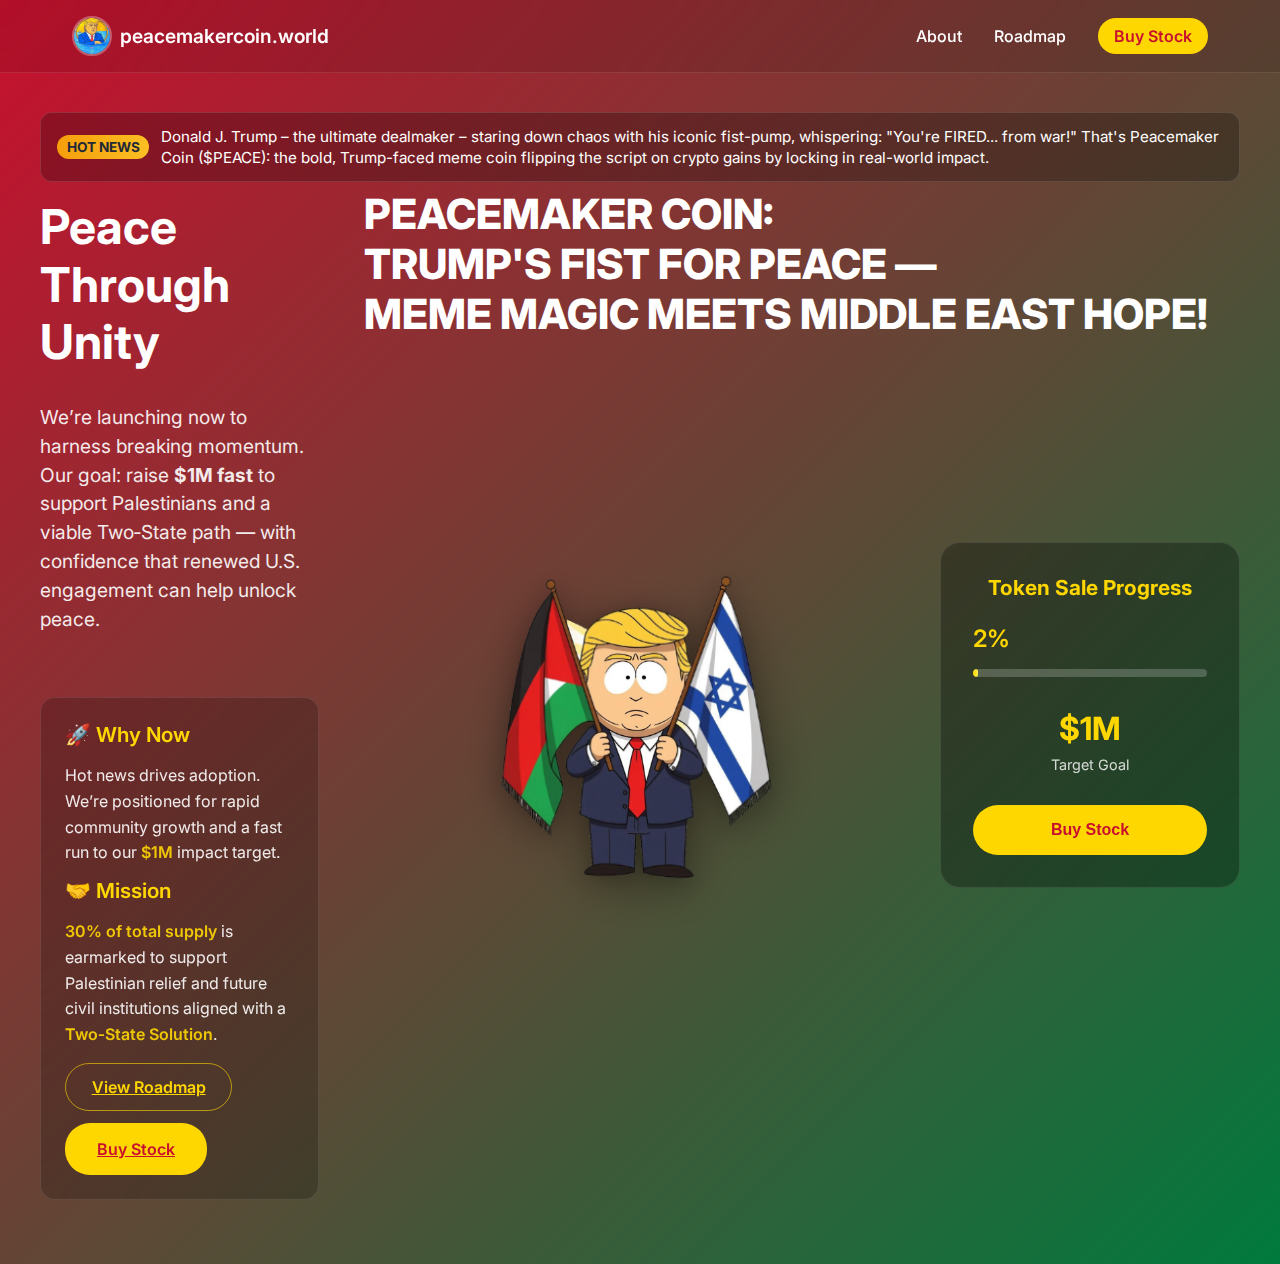
<file: index.html>
<!DOCTYPE html>
<html lang="en">
<head>
    <meta charset="UTF-8">
    <meta name="viewport" content="width=device-width, initial-scale=1.0">
    <title>Peacemaker Coin - Uniting Communities Through Cryptocurrency</title>
    <link rel="stylesheet" href="styles.css">
    <link href="https://fonts.googleapis.com/css2?family=Inter:wght@400;500;600;700&display=swap" rel="stylesheet">
</head>
<body>
    <header class="header">
        <nav class="nav">
            <div class="nav-brand">
                <div class="logo">
                    <img src="icon.jpeg" alt="Peacemaker Coin Icon" class="logo-icon">
                    <span class="logo-text">peacemakercoin.world</span>
                </div>
            </div>
            <div class="nav-links">
                <a href="#about" class="nav-link">About</a>
                <a href="roadmap.html" class="nav-link">Roadmap</a>
                <a href="#buy" class="nav-link buy-btn">Buy Stock</a>
            </div>
        </nav>
    </header>

    <main class="main">
        <div class="news-banner">
            <span class="news-badge">HOT NEWS</span>
            <div class="news-text">
                Donald J. Trump – the ultimate dealmaker – staring down chaos with his iconic fist-pump, whispering: "You're FIRED... from war!" That's Peacemaker Coin ($PEACE): the bold, Trump-faced meme coin flipping the script on crypto gains by locking in real-world impact.
            </div>
        </div>
        <section class="hero">
            <div class="hero-content">
                <div class="hero-left">
                    <h1 class="hero-title">Peace Through Unity</h1>
                    <p class="hero-subtitle">We’re launching now to harness breaking momentum. Our goal: raise <strong>$1M fast</strong> to support Palestinians and a viable Two‑State path — with confidence that renewed U.S. engagement can help unlock peace.</p>
                    <div class="token-info">
                        <h3>🚀 Why Now</h3>
                        <p>Hot news drives adoption. We’re positioned for rapid community growth and a fast run to our <strong>$1M</strong> impact target.</p>
                        <h3>🤝 Mission</h3>
                        <p><strong>30% of total supply</strong> is earmarked to support Palestinian relief and future civil institutions aligned with a <strong>Two‑State Solution</strong>.</p>
                        <div class="cta-row">
                            <a href="roadmap.html" class="secondary-button">View Roadmap</a>
                            <a href="#buy" class="buy-button" style="width:auto;">Buy Stock</a>
                        </div>
                    </div>
                </div>

                <div class="hero-center">
                <div class="mega-title">PEACEMAKER COIN:<br>Trump's Fist for Peace —<br>Meme Magic Meets Middle East Hope!</div>
                    <div class="character-container">
                        <div class="character-image-wrapper">
                            <img src="trump1.png" alt="Trump Character" class="character-image">
                        </div>
                    </div>
                </div>

                <div class="hero-right">
                    <div class="donation-card">
                        <div class="card-header">
                            <h3>Token Sale Progress</h3>
                        </div>
                        <div class="progress-section">
                            <div class="progress-stats">
                                <span class="progress-percentage">2%</span>
                            </div>
                            <div class="progress-bar">
                                <div class="progress-fill" style="width: 2%"></div>
                            </div>
                        </div>
                        <div class="donation-info">
                            <div class="donation-amount">$1M</div>
                            <div class="donation-label">Target Goal</div>
                        </div>
                        <button class="buy-button">Buy Stock</button>
                    </div>
                </div>
            </div>
        </section>
    </main>

    <script src="script.js"></script>
</body>
</html>
</file>
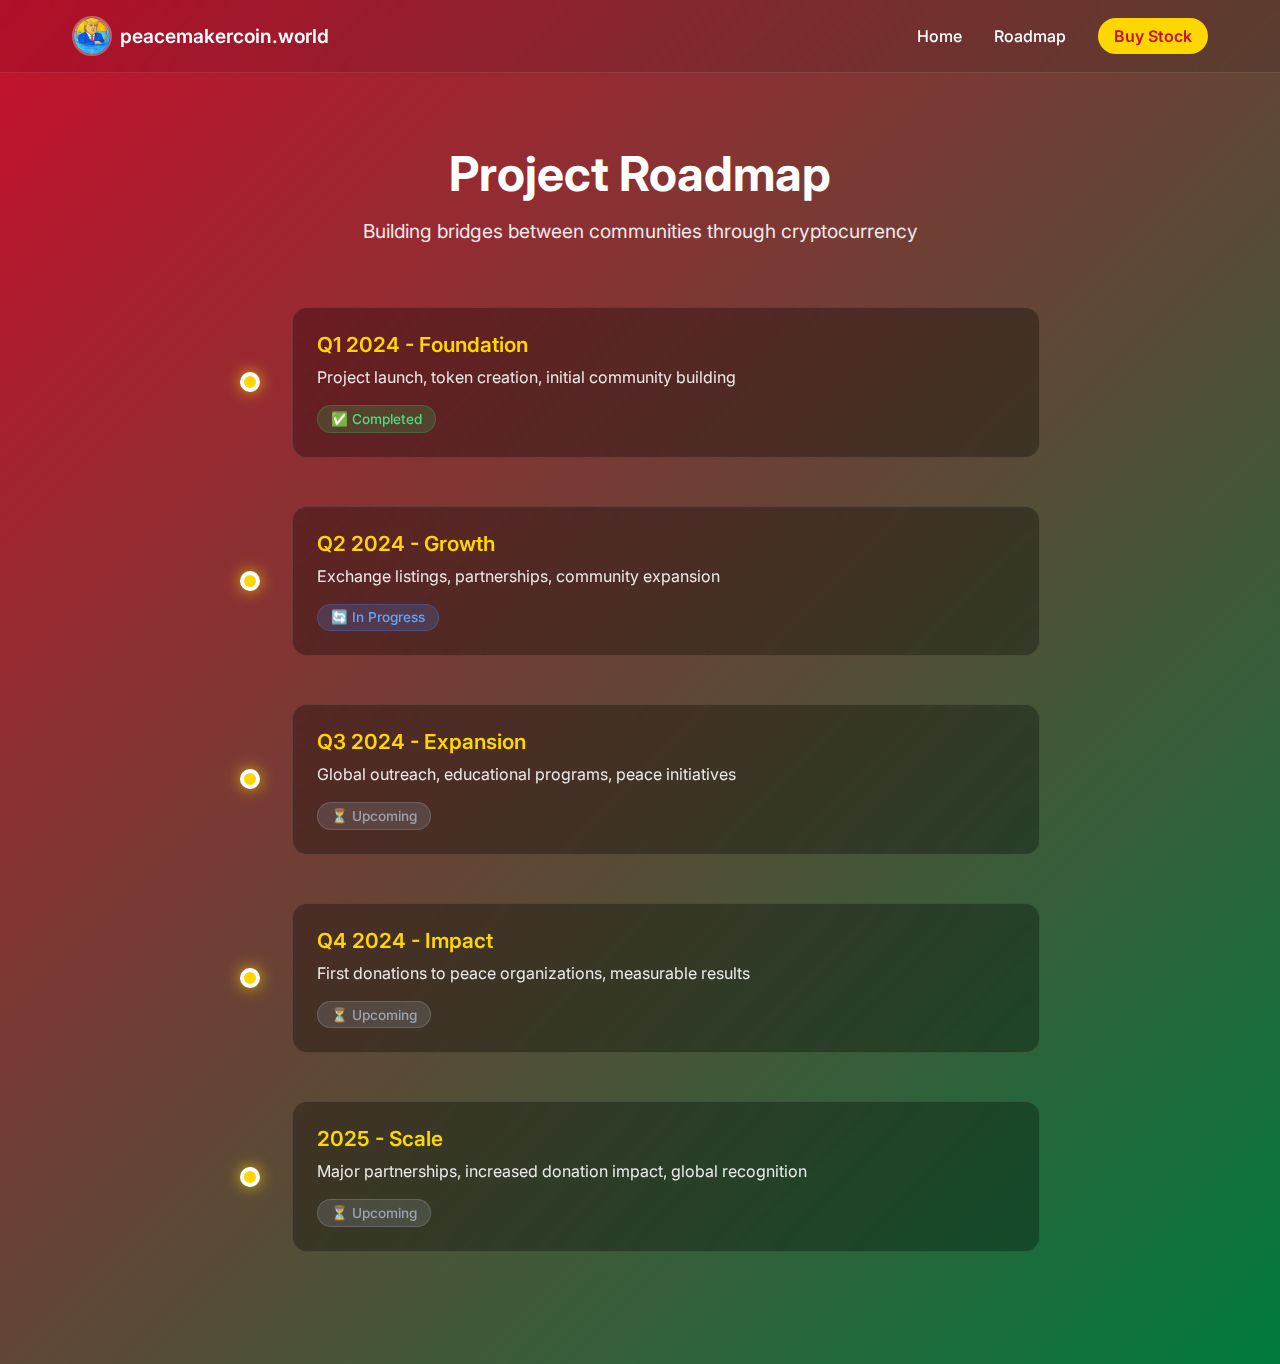
<file: roadmap.html>
<!DOCTYPE html>
<html lang="en">
<head>
    <meta charset="UTF-8">
    <meta name="viewport" content="width=device-width, initial-scale=1.0">
    <title>Roadmap - Peacemaker Coin</title>
    <link rel="stylesheet" href="styles.css">
    <link href="https://fonts.googleapis.com/css2?family=Inter:wght@400;500;600;700&display=swap" rel="stylesheet">
</head>
<body>
    <header class="header">
        <nav class="nav">
            <div class="nav-brand">
                <div class="logo">
                    <img src="icon.jpeg" alt="Peacemaker Coin Icon" class="logo-icon">
                    <span class="logo-text">peacemakercoin.world</span>
                </div>
            </div>
            <div class="nav-links">
                <a href="index.html" class="nav-link">Home</a>
                <a href="#roadmap" class="nav-link active">Roadmap</a>
                <a href="#buy" class="nav-link buy-btn">Buy Stock</a>
            </div>
        </nav>
    </header>

    <main class="main">
        <section class="roadmap-hero">
            <div class="container">
                <h1 class="roadmap-title">Project Roadmap</h1>
                <p class="roadmap-subtitle">Building bridges between communities through cryptocurrency</p>

                <div class="timeline">
                    <div class="timeline-line"></div>

                    <div class="timeline-item">
                        <div class="timeline-marker"></div>
                        <div class="timeline-content">
                            <h3>Q1 2024 - Foundation</h3>
                            <p>Project launch, token creation, initial community building</p>
                            <div class="timeline-status completed">✅ Completed</div>
                        </div>
                    </div>

                    <div class="timeline-item">
                        <div class="timeline-marker"></div>
                        <div class="timeline-content">
                            <h3>Q2 2024 - Growth</h3>
                            <p>Exchange listings, partnerships, community expansion</p>
                            <div class="timeline-status in-progress">🔄 In Progress</div>
                        </div>
                    </div>

                    <div class="timeline-item">
                        <div class="timeline-marker"></div>
                        <div class="timeline-content">
                            <h3>Q3 2024 - Expansion</h3>
                            <p>Global outreach, educational programs, peace initiatives</p>
                            <div class="timeline-status upcoming">⏳ Upcoming</div>
                        </div>
                    </div>

                    <div class="timeline-item">
                        <div class="timeline-marker"></div>
                        <div class="timeline-content">
                            <h3>Q4 2024 - Impact</h3>
                            <p>First donations to peace organizations, measurable results</p>
                            <div class="timeline-status upcoming">⏳ Upcoming</div>
                        </div>
                    </div>

                    <div class="timeline-item">
                        <div class="timeline-marker"></div>
                        <div class="timeline-content">
                            <h3>2025 - Scale</h3>
                            <p>Major partnerships, increased donation impact, global recognition</p>
                            <div class="timeline-status upcoming">⏳ Upcoming</div>
                        </div>
                    </div>
                </div>
            </div>
        </section>
    </main>

    <script src="script.js"></script>
</body>
</html>
</file>
<file: styles.css>
* {
    margin: 0;
    padding: 0;
    box-sizing: border-box;
}

body {
    font-family: 'Inter', sans-serif;
    background: linear-gradient(135deg, #c8102e 0%, #007a3d 100%);
    min-height: 100vh;
    color: white;
}

/* Header Styles */
.header {
    position: fixed;
    top: 0;
    left: 0;
    right: 0;
    background: rgba(0, 0, 0, 0.1);
    backdrop-filter: blur(10px);
    border-bottom: 1px solid rgba(255, 255, 255, 0.1);
    z-index: 1000;
}

.nav {
    display: flex;
    justify-content: space-between;
    align-items: center;
    padding: 1rem 2rem;
    max-width: 1200px;
    margin: 0 auto;
}

.nav-brand .logo {
    display: flex;
    align-items: center;
    gap: 0.5rem;
}

.logo-icon {
    width: 40px;
    height: 40px;
    border-radius: 50%;
    object-fit: cover;
    border: 2px solid rgba(255, 255, 255, 0.3);
}

.logo-text {
    font-size: 1.2rem;
    font-weight: 600;
}

.nav-links {
    display: flex;
    gap: 2rem;
    align-items: center;
}

.nav-link {
    color: white;
    text-decoration: none;
    font-weight: 500;
    transition: color 0.3s ease;
}

.nav-link:hover {
    color: #ffd700;
}

.buy-btn {
    background: #ffd700;
    color: #c8102e;
    padding: 0.5rem 1rem;
    border-radius: 25px;
    font-weight: 600;
}

/* Main Content */
.main {
    margin-top: 80px;
    padding: 2rem;
}

/* Announcement / News banner */
.news-banner {
    max-width: 1200px;
    margin: 0 auto 1rem auto;
    background: rgba(0, 0, 0, 0.25);
    border: 1px solid rgba(255, 255, 255, 0.12);
    border-radius: 12px;
    padding: 0.8rem 1rem;
    display: flex;
    align-items: center;
    gap: 0.75rem;
    color: #fff;
}

.news-badge {
    background: linear-gradient(90deg, #f59e0b, #fbbf24);
    color: #1f2937;
    font-weight: 700;
    padding: 0.25rem 0.6rem;
    border-radius: 9999px;
    font-size: 0.85rem;
    white-space: nowrap;
}

.news-text {
    font-size: 0.95rem;
    line-height: 1.4;
}

.news-text strong { color: #ffd700; }

.cta-row { display: flex; gap: 0.75rem; margin-top: 1rem; flex-wrap: wrap; }

.secondary-button {
    background: transparent;
    color: #ffd700;
    border: 1px solid rgba(255, 215, 0, 0.6);
    padding: 0.8rem 1.6rem;
    border-radius: 25px;
    font-weight: 600;
    cursor: pointer;
}

.hero {
    max-width: 1200px;
    margin: 0 auto;
}

.hero-content {
    display: grid;
    grid-template-columns: 1fr 2fr 1fr;
    gap: 2rem;
    align-items: center;
    min-height: calc(100vh - 120px);
}

/* Left Section - Stats */
.hero-left {
    display: flex;
    flex-direction: column;
    gap: 2rem;
}

.hero-title {
    font-size: 3rem;
    font-weight: 700;
    line-height: 1.2;
}

.hero-subtitle {
    font-size: 1.2rem;
    opacity: 0.9;
    line-height: 1.5;
    margin-bottom: 2rem;
}

.token-info {
    background: rgba(0, 0, 0, 0.2);
    backdrop-filter: blur(10px);
    border: 1px solid rgba(255, 255, 255, 0.1);
    border-radius: 15px;
    padding: 1.5rem;
    margin-bottom: 2rem;
}

.token-info h3 {
    color: #ffd700;
    font-size: 1.3rem;
    margin-bottom: 1rem;
    font-weight: 600;
}

.token-info p {
    line-height: 1.6;
    margin-bottom: 0.8rem;
    opacity: 0.9;
}

.token-info p:last-child {
    margin-bottom: 0;
}

.token-info strong {
    color: #ffd700;
    font-weight: 600;
}


/* Center Section - Character */
.hero-center {
    display: flex;
    justify-content: center;
    align-items: center;
    position: relative;
}

.character-container {
    position: relative;
    display: flex;
    align-items: center;
    justify-content: center;
}

.mega-title {
    position: absolute;
    top: -300px; /* sits level with left headline */
    right: -300px; /* moved additional ~0.5 inch to the right */
    transform: translateY(-10%);
    font-size: 2.6rem;
    font-weight: 800;
    text-transform: uppercase;
    color: #fff;
    text-align: left;
    padding-left: 1rem;
    max-width: 900px; /* tighten width so it doesn't intrude left column */
    line-height: 1.2;
    white-space: nowrap; /* keep exactly two lines with <br> */
}

@media (max-width: 1024px) {
    .mega-title { font-size: 2rem; max-width: 720px; right: -248px; top: -220px; white-space: normal; }
}

@media (max-width: 768px) {
    .mega-title { position: static; text-align: center; margin: 0.75rem auto 0.5rem; font-size: 1.4rem; white-space: normal; }
}

.character-image-wrapper {
    position: relative;
    z-index: 2;
    display: flex;
    justify-content: center;
    align-items: center;
}

.character-image {
    width: 280px;
    height: auto;
    max-width: 100%;
    filter: drop-shadow(0 10px 25px rgba(0, 0, 0, 0.3))
            drop-shadow(0 4px 10px rgba(0, 0, 0, 0.2));
    transform: perspective(500px) rotateY(-5deg);
    transition: all 0.3s ease;
    border-radius: 15px;
}

.character-image:hover {
    transform: perspective(500px) rotateY(-2deg) scale(1.05);
    filter: drop-shadow(0 15px 35px rgba(0, 0, 0, 0.4))
            drop-shadow(0 8px 15px rgba(0, 0, 0, 0.3));
}

.character-image::before {
    content: '';
    position: absolute;
    top: -5px;
    left: -5px;
    right: -5px;
    bottom: -5px;
    background: linear-gradient(135deg, rgba(255, 215, 0, 0.3), rgba(255, 215, 0, 0.1));
    border-radius: 20px;
    z-index: -1;
    opacity: 0;
    transition: opacity 0.3s ease;
}

.character-image:hover::before {
    opacity: 1;
}

.character-image::after {
    content: '';
    position: absolute;
    top: 0;
    left: 0;
    right: 0;
    bottom: 0;
    background: linear-gradient(135deg, rgba(255, 215, 0, 0.1) 0%, transparent 50%, rgba(0, 0, 0, 0.05) 100%);
    border-radius: 15px;
    pointer-events: none;
    opacity: 0;
    transition: opacity 0.3s ease;
}

.character-image:hover::after {
    opacity: 1;
}

}

/* Right Section - Donation Card */
.hero-right {
    display: flex;
    justify-content: center;
}

.donation-card {
    background: rgba(0, 0, 0, 0.3);
    backdrop-filter: blur(10px);
    border: 1px solid rgba(255, 255, 255, 0.1);
    border-radius: 20px;
    padding: 2rem;
    width: 300px;
    text-align: center;
}

.card-header h3 {
    font-size: 1.3rem;
    margin-bottom: 1.5rem;
    color: #ffd700;
}

.progress-section {
    margin-bottom: 2rem;
}

.progress-stats {
    display: flex;
    justify-content: space-between;
    align-items: center;
    margin-bottom: 1rem;
    font-size: 1.1rem;
    font-weight: 600;
}

.progress-percentage {
    color: #ffd700;
    font-size: 1.5rem;
}

.progress-numbers {
    opacity: 0.8;
}

.progress-bar {
    width: 100%;
    height: 8px;
    background: rgba(255, 255, 255, 0.2);
    border-radius: 4px;
    overflow: hidden;
}

.progress-fill {
    height: 100%;
    background: linear-gradient(90deg, #ffd700, #ffed4e);
    border-radius: 4px;
    transition: width 0.3s ease;
}

.donation-info {
    margin-bottom: 2rem;
}

.donation-amount {
    font-size: 2rem;
    font-weight: 700;
    color: #ffd700;
    margin-bottom: 0.5rem;
}

.donation-label {
    opacity: 0.8;
    font-size: 0.9rem;
}

.buy-button {
    background: #ffd700;
    color: #c8102e !important;
    border: none;
    padding: 1rem 2rem;
    border-radius: 25px;
    font-weight: 600;
    font-size: 1rem;
    cursor: pointer;
    transition: transform 0.2s ease, box-shadow 0.2s ease, color 0.2s ease;
    width: 100%;
}

.buy-button:hover {
    transform: translateY(-2px);
    box-shadow: 0 5px 15px rgba(255, 215, 0, 0.4);
}

/* Roadmap Page Styles */
.roadmap-hero {
    min-height: calc(100vh - 80px);
    display: flex;
    align-items: center;
    justify-content: center;
    padding: 2rem;
    position: relative;
}

.container {
    max-width: 1200px;
    width: 100%;
    margin: 0 auto;
}

.roadmap-title {
    font-size: 3rem;
    font-weight: 700;
    text-align: center;
    margin-bottom: 1rem;
    color: white;
}

.roadmap-subtitle {
    font-size: 1.2rem;
    text-align: center;
    opacity: 0.9;
    margin-bottom: 4rem;
    color: white;
}

.statement-box {
    max-width: 900px;
    margin: 0 auto 2rem auto;
    background: rgba(0, 0, 0, 0.3);
    border: 1px solid rgba(255, 255, 255, 0.12);
    border-radius: 14px;
    padding: 1.25rem 1.5rem;
    color: #fff;
}

.statement-box h3 {
    color: #ffd700;
    margin-bottom: 0.6rem;
    font-size: 1.25rem;
}

.statement-box p { line-height: 1.6; opacity: 0.95; }

.timeline {
    position: relative;
    max-width: 800px;
    margin: 0 auto;
}

/* Removed thick line for a cleaner, more sober presentation */
.timeline-line { display: none; }

.timeline-item {
    position: relative;
    margin-bottom: 3rem;
    display: flex;
    align-items: center;
    gap: 2rem;
}

.timeline-marker {
    width: 20px;
    height: 20px;
    background: #ffd700;
    border-radius: 50%;
    border: 4px solid white;
    box-shadow: 0 0 15px rgba(255, 215, 0, 0.8);
    z-index: 2;
    flex-shrink: 0;
}

.timeline-content {
    background: rgba(0, 0, 0, 0.3);
    backdrop-filter: blur(10px);
    border: 1px solid rgba(255, 255, 255, 0.1);
    border-radius: 15px;
    padding: 1.5rem;
    flex: 1;
}

.timeline-content h3 {
    color: #ffd700;
    font-size: 1.3rem;
    margin-bottom: 0.5rem;
    font-weight: 600;
}

.timeline-content p {
    color: white;
    opacity: 0.9;
    line-height: 1.5;
    margin-bottom: 1rem;
}

.timeline-status {
    display: inline-block;
    padding: 0.3rem 0.8rem;
    border-radius: 15px;
    font-size: 0.85rem;
    font-weight: 500;
}

.timeline-status.completed {
    background: rgba(34, 197, 94, 0.2);
    color: #4ade80;
    border: 1px solid rgba(34, 197, 94, 0.3);
}

.timeline-status.in-progress {
    background: rgba(59, 130, 246, 0.2);
    color: #60a5fa;
    border: 1px solid rgba(59, 130, 246, 0.3);
}

.timeline-status.upcoming {
    background: rgba(156, 163, 175, 0.2);
    color: #9ca3af;
    border: 1px solid rgba(156, 163, 175, 0.3);
}

.timeline-status.breaking {
    background: rgba(234, 88, 12, 0.2); /* orange-500 */
    color: #fb923c;
    border: 1px solid rgba(234, 88, 12, 0.3);
}

/* Roadmap Mobile Responsiveness */
@media (max-width: 768px) {
    .roadmap-title {
        font-size: 2.2rem;
    }

    .roadmap-subtitle {
        font-size: 1rem;
        margin-bottom: 3rem;
    }

    .timeline-item {
        flex-direction: column;
        gap: 1rem;
        text-align: center;
    }

    .timeline-marker {
        order: -1;
    }

    .timeline-content {
        padding: 1.2rem;
    }

    .timeline-line {
        height: 6px;
    }
}

@media (max-width: 480px) {
    .roadmap-title {
        font-size: 1.8rem;
    }

    .roadmap-subtitle {
        font-size: 0.9rem;
    }

    .timeline-content h3 {
        font-size: 1.1rem;
    }

    .timeline-content p {
        font-size: 0.85rem;
    }
}

/* Responsive Design */
@media (max-width: 768px) {
    .nav {
        padding: 1rem;
        flex-wrap: wrap;
        gap: 1rem;
    }

    .nav-links {
        gap: 1rem;
        flex-wrap: wrap;
        justify-content: center;
    }

    .nav-link {
        font-size: 0.9rem;
    }

    .logo-text {
        font-size: 1rem;
    }

    .main {
        margin-top: 120px; /* Increased for mobile header */
    }

    .hero-content {
        grid-template-columns: 1fr;
        gap: 2rem;
        text-align: center;
        padding: 1rem;
    }

    .hero-title {
        font-size: 1.8rem;
        line-height: 1.3;
    }

    .hero-subtitle {
        font-size: 1rem;
        margin-bottom: 1.5rem;
    }

    .token-info {
        padding: 1rem;
        margin-bottom: 1.5rem;
    }

    .token-info h3 {
        font-size: 1.1rem;
    }

    .token-info p {
        font-size: 0.9rem;
    }

    .character-container {
        order: -1;
        margin-bottom: 1rem;
    }

    .character-image {
        width: 200px;
    }

    .donation-card {
        width: 100%;
        max-width: 350px;
        padding: 1.5rem;
    }

    .progress-section {
        margin-bottom: 1.5rem;
    }

    .donation-info {
        margin-bottom: 1.5rem;
    }

    .buy-button {
        padding: 0.9rem 1.8rem;
        font-size: 0.95rem;
    }

    /* News banner mobile tweaks */
    .news-banner { flex-direction: column; align-items: flex-start; gap: 0.5rem; }
    .news-text { font-size: 0.9rem; }
    .news-badge { font-size: 0.8rem; }
}

@media (max-width: 480px) {
    .main {
        margin-top: 140px; /* Even larger for very small screens */
    }

    .nav {
        padding: 0.8rem;
        flex-direction: column;
        align-items: center;
        gap: 0.8rem;
    }

    .nav-links {
        flex-wrap: wrap;
        gap: 0.5rem;
        justify-content: center;
    }

    .nav-link {
        font-size: 0.85rem;
        padding: 0.4rem 0.8rem;
    }

    .logo-text {
        font-size: 0.9rem;
    }

    .logo-icon {
        width: 35px;
        height: 35px;
    }

    .hero-title {
        font-size: 1.6rem;
        line-height: 1.2;
    }

    .hero-subtitle {
        font-size: 0.95rem;
    }

    .token-info {
        padding: 0.8rem;
    }

    .token-info h3 {
        font-size: 1rem;
    }

    .token-info p {
        font-size: 0.85rem;
    }

    .character-image {
        width: 180px;
    }

    .donation-card {
        padding: 1.2rem;
        max-width: 320px;
    }

    .buy-button {
        padding: 0.8rem 1.5rem;
        font-size: 0.9rem;
    }

    /* News banner very small screens */
    .news-text { font-size: 0.85rem; }
}
</file>
